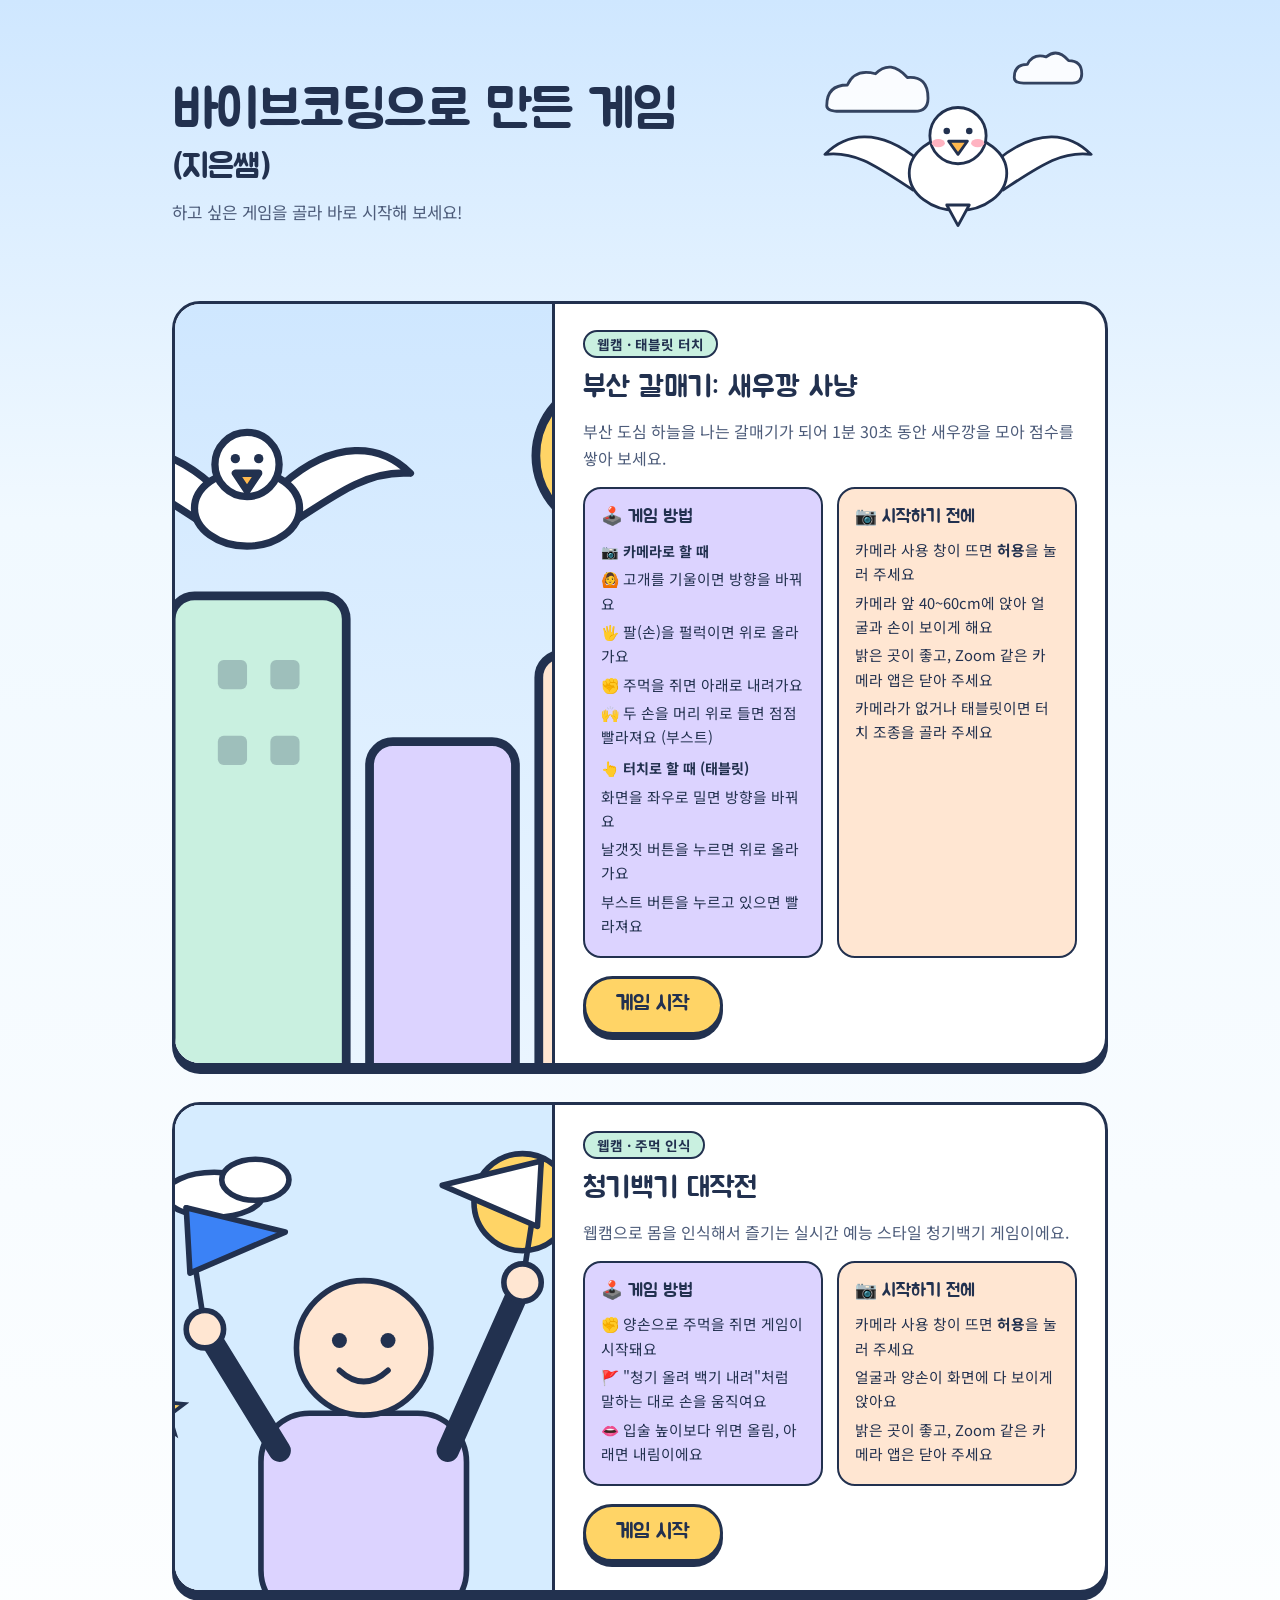
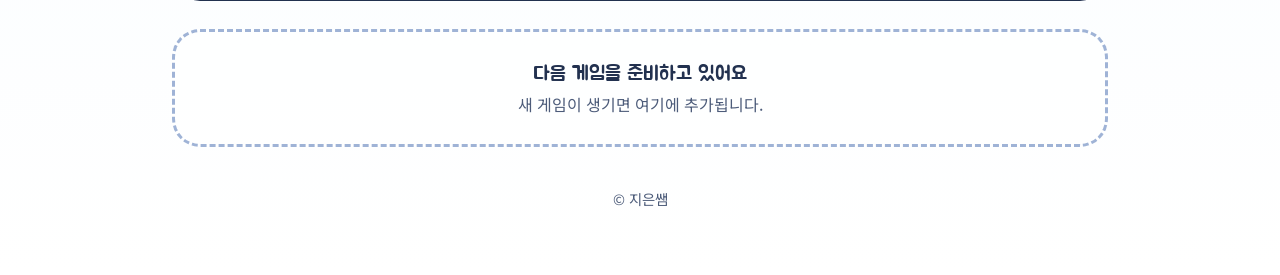
<file: index.html>
<!doctype html>
<html lang="ko">
<head>
<meta charset="UTF-8">
<meta name="viewport" content="width=device-width, initial-scale=1">
<title>바이브코딩으로 만든 게임 (지은쌤)</title>
<meta name="description" content="바이브코딩으로 만든 게임 모음. 하고 싶은 게임을 골라 바로 시작해 보세요.">
<link rel="preconnect" href="https://fonts.googleapis.com">
<link rel="preconnect" href="https://fonts.gstatic.com" crossorigin>
<link href="https://fonts.googleapis.com/css2?family=Jua&family=Noto+Sans+KR:wght@400;500;700&display=swap" rel="stylesheet">
<style>
  :root {
    --ink: #22314f;
    --sky: #cfe7ff;
    --sky-soft: #f1f9ff;
    --sun: #ffd466;
    --pink: #ffb3c1;
    --mint: #c9f0e0;
    --peach: #ffe6d2;
    --lilac: #dcd3ff;
    --muted: #4d5c7a;
  }
  * { box-sizing: border-box; }
  body {
    margin: 0;
    color: var(--ink);
    font-family: "Noto Sans KR", "Malgun Gothic", "Apple SD Gothic Neo", sans-serif;
    line-height: 1.65;
    background: linear-gradient(180deg, var(--sky) 0%, var(--sky-soft) 520px, #fff 100%) no-repeat;
    min-height: 100vh;
  }
  .wrap { max-width: 980px; margin: 0 auto; padding: 40px 22px 64px; }
  h1, h2, h3, .btn { font-family: "Jua", "Noto Sans KR", sans-serif; font-weight: 400; }

  /* 상단 소개 */
  .hero { display: flex; align-items: center; justify-content: space-between; gap: 24px; margin-bottom: 36px; }
  .hero h1 { margin: 0 0 12px; font-size: clamp(2.1rem, 6vw, 3.4rem); line-height: 1.2; letter-spacing: -0.01em; }
  .hero h1 small { display: block; font-size: .6em; margin-top: 4px; }
  .hero p { margin: 0; max-width: 24em; color: var(--muted); font-size: 1.05rem; }
  .hero-art { flex: 0 0 auto; width: min(300px, 38vw); }
  .hero-art svg { display: block; width: 100%; height: auto; overflow: visible; }
  .bird { animation: float 4s ease-in-out infinite; transform-origin: 50% 50%; }
  @keyframes float { 50% { transform: translateY(-10px); } }

  /* 게임 카드 */
  .card {
    display: grid;
    grid-template-columns: 0.9fr 1.3fr;
    background: #fff;
    border: 3px solid var(--ink);
    border-radius: 28px;
    box-shadow: 0 8px 0 var(--ink);
    overflow: hidden;
    margin-bottom: 36px;
  }
  .thumb { background: linear-gradient(var(--sky), #eaf5ff); border-right: 3px solid var(--ink); min-height: 260px; }
  .thumb svg { display: block; width: 100%; height: 100%; }
  .body { padding: 26px 28px 28px; display: flex; flex-direction: column; gap: 12px; }
  .tag {
    align-self: flex-start;
    background: var(--mint);
    border: 2px solid var(--ink);
    border-radius: 999px;
    padding: 1px 12px;
    font-size: .85rem;
    font-weight: 700;
  }
  .body h2 { margin: 0; font-size: 1.8rem; line-height: 1.25; }
  .body > p { margin: 0; color: var(--muted); }

  .tips { display: grid; grid-template-columns: 1fr 1fr; gap: 14px; margin: 4px 0 6px; }
  .tip { border-radius: 18px; padding: 14px 16px; border: 2px solid var(--ink); }
  .tip.how { background: var(--lilac); }
  .tip.check { background: var(--peach); }
  .tip h3 { margin: 0 0 6px; font-size: 1.1rem; }
  .tip .mode { margin: 8px 0 2px; font-size: .88rem; font-weight: 700; }
  .tip ul { margin: 0; padding-left: 0; list-style: none; font-size: .92rem; }
  .tip li { margin: 4px 0; }

  .btn {
    align-self: flex-start;
    display: inline-block;
    background: var(--sun);
    color: var(--ink);
    text-decoration: none;
    font-size: 1.3rem;
    padding: 8px 30px 10px;
    border: 3px solid var(--ink);
    border-radius: 999px;
    box-shadow: 0 5px 0 var(--ink);
    transition: transform .12s, box-shadow .12s;
  }
  .btn:hover { transform: translateY(3px); box-shadow: 0 2px 0 var(--ink); }
  .btn:focus-visible { outline: 3px solid #3b82f6; outline-offset: 4px; }

  /* 준비 중 카드 */
  .soon {
    border: 3px dashed #9fb3d6;
    border-radius: 28px;
    padding: 26px;
    text-align: center;
    color: var(--muted);
    background: rgba(255,255,255,.6);
  }
  .soon strong { display: block; font-family: "Jua", sans-serif; font-weight: 400; font-size: 1.25rem; color: var(--ink); }

  footer { margin-top: 40px; text-align: center; color: var(--muted); font-size: .9rem; }

  @media (max-width: 760px) {
    .hero { flex-direction: column-reverse; align-items: flex-start; }
    .hero-art { width: 200px; }
    .card { grid-template-columns: 1fr; }
    .thumb { border-right: 0; border-bottom: 3px solid var(--ink); min-height: 190px; }
    .tips { grid-template-columns: 1fr; }
  }
  @media (prefers-reduced-motion: reduce) { .bird { animation: none; } .btn { transition: none; } }
</style>
</head>
<body>
<div class="wrap">

  <header class="hero">
    <div>
      <h1>바이브코딩으로 만든 게임<small>(지은쌤)</small></h1>
      <p>하고 싶은 게임을 골라 바로 시작해 보세요!</p>
    </div>
    <div class="hero-art" aria-hidden="true">
      <svg viewBox="0 0 320 240">
        <g fill="#fff" stroke="#22314f" stroke-width="3" stroke-linejoin="round">
          <path d="M20 70q0-22 22-22q8-18 30-12q16-16 34 4q22-2 22 22q0 14-14 14H34q-14 0-14-6z" fill="#fff" opacity=".9"/>
          <path d="M220 40q0-14 14-14q6-12 20-8q12-10 24 4q14 0 14 14q0 10-10 10h-52q-10 0-10-6z" opacity=".9"/>
        </g>
        <g class="bird" stroke="#22314f" stroke-width="3" stroke-linejoin="round" stroke-linecap="round">
          <path d="M118 128C74 92 40 100 18 122c32-4 54 12 94 38z" fill="#fff"/>
          <path d="M202 128c44-36 78-28 100-6c-32-4-54 12-94 38z" fill="#fff"/>
          <ellipse cx="160" cy="142" rx="52" ry="40" fill="#fff"/>
          <path d="M148 176l12 22l12-22z" fill="#fff"/>
          <circle cx="160" cy="102" r="30" fill="#fff"/>
          <path d="M150 108h20l-10 14z" fill="#ffb84d"/>
          <circle cx="148" cy="97" r="3.5" fill="#22314f" stroke="none"/>
          <circle cx="172" cy="97" r="3.5" fill="#22314f" stroke="none"/>
          <ellipse cx="139" cy="110" rx="7" ry="4.5" fill="#ffb3c1" stroke="none"/>
          <ellipse cx="181" cy="110" rx="7" ry="4.5" fill="#ffb3c1" stroke="none"/>
        </g>
      </svg>
    </div>
  </header>

  <main>
    <!-- 새 게임을 추가할 때: 아래 <article class="card"> 전체를 복사해서 붙여넣고
         href(폴더 이름), 제목, 설명만 바꾸세요. -->
    <article class="card">
      <div class="thumb" aria-hidden="true">
        <svg viewBox="0 0 280 260" preserveAspectRatio="xMidYMax slice">
          <circle cx="225" cy="52" r="26" fill="#ffd466" stroke="#22314f" stroke-width="3"/>
          <g stroke="#22314f" stroke-width="3" stroke-linejoin="round">
            <rect x="14" y="140" width="52" height="130" rx="8" fill="#ffb3c1"/>
            <rect x="74" y="100" width="60" height="170" rx="8" fill="#c9f0e0"/>
            <rect x="142" y="150" width="50" height="120" rx="8" fill="#dcd3ff"/>
            <rect x="200" y="120" width="62" height="150" rx="8" fill="#ffe6d2"/>
          </g>
          <g fill="#22314f" opacity=".25">
            <rect x="28" y="160" width="10" height="10" rx="2"/><rect x="44" y="160" width="10" height="10" rx="2"/>
            <rect x="28" y="184" width="10" height="10" rx="2"/><rect x="44" y="184" width="10" height="10" rx="2"/>
            <rect x="90" y="122" width="10" height="10" rx="2"/><rect x="108" y="122" width="10" height="10" rx="2"/>
            <rect x="90" y="148" width="10" height="10" rx="2"/><rect x="108" y="148" width="10" height="10" rx="2"/>
            <rect x="216" y="142" width="10" height="10" rx="2"/><rect x="236" y="142" width="10" height="10" rx="2"/>
          </g>
          <g stroke="#22314f" stroke-width="2.5" stroke-linejoin="round" stroke-linecap="round">
            <path d="M88 62c-18-16-34-14-44-4c14-1 24 6 42 18z" fill="#fff"/>
            <path d="M112 62c18-16 34-14 44-4c-14-1-24 6-42 18z" fill="#fff"/>
            <ellipse cx="100" cy="70" rx="18" ry="13" fill="#fff"/>
            <circle cx="100" cy="55" r="11" fill="#fff"/>
            <path d="M96 58h8l-4 6z" fill="#ffb84d"/>
            <circle cx="96" cy="53" r="1.6" fill="#22314f" stroke="none"/>
            <circle cx="104" cy="53" r="1.6" fill="#22314f" stroke="none"/>
          </g>
        </svg>
      </div>

      <div class="body">
        <span class="tag">웹캠 · 태블릿 터치</span>
        <h2>부산 갈매기: 새우깡 사냥</h2>
        <p>부산 도심 하늘을 나는 갈매기가 되어 1분 30초 동안 새우깡을 모아 점수를 쌓아 보세요.</p>

        <div class="tips">
          <div class="tip how">
            <h3>🕹️ 게임 방법</h3>
            <p class="mode">📷 카메라로 할 때</p>
            <ul>
              <li>🙆 고개를 기울이면 방향을 바꿔요</li>
              <li>🖐️ 팔(손)을 펄럭이면 위로 올라가요</li>
              <li>✊ 주먹을 쥐면 아래로 내려가요</li>
              <li>🙌 두 손을 머리 위로 들면 점점 빨라져요 (부스트)</li>
            </ul>
            <p class="mode">👆 터치로 할 때 (태블릿)</p>
            <ul>
              <li>화면을 좌우로 밀면 방향을 바꿔요</li>
              <li>날갯짓 버튼을 누르면 위로 올라가요</li>
              <li>부스트 버튼을 누르고 있으면 빨라져요</li>
            </ul>
          </div>
          <div class="tip check">
            <h3>📷 시작하기 전에</h3>
            <ul>
              <li>카메라 사용 창이 뜨면 <strong>허용</strong>을 눌러 주세요</li>
              <li>카메라 앞 40~60cm에 앉아 얼굴과 손이 보이게 해요</li>
              <li>밝은 곳이 좋고, Zoom 같은 카메라 앱은 닫아 주세요</li>
              <li>카메라가 없거나 태블릿이면 터치 조종을 골라 주세요</li>
            </ul>
          </div>
        </div>

        <a class="btn" href="./galmaegi/" data-goatcounter-click="play-galmaegi" data-goatcounter-title="부산 갈매기 게임 시작">게임 시작</a>
      </div>
    </article>
    <article class="card">
           <div class="thumb" aria-hidden="true">
        <svg viewBox="0 0 280 260" preserveAspectRatio="xMidYMax slice">
          <rect width="280" height="260" fill="#d6ecff"/>
          <circle cx="225" cy="52" r="26" fill="#ffd466" stroke="#22314f" stroke-width="3"/>
          <g fill="#ffffff" stroke="#22314f" stroke-width="3" stroke-linejoin="round">
            <ellipse cx="60" cy="48" rx="26" ry="12"/>
            <ellipse cx="82" cy="40" rx="18" ry="11"/>
          </g>
          <g stroke="#22314f" stroke-width="3" stroke-linejoin="round" stroke-linecap="round">
            <rect x="85" y="165" width="110" height="110" rx="26" fill="#dcd3ff"/>
            <path d="M95 185 L55 120" fill="none" stroke-width="12"/>
            <path d="M185 185 L225 95" fill="none" stroke-width="12"/>
            <line x1="55" y1="120" x2="45" y2="55"/>
            <path d="M45 55 L98 68 L47 90 Z" fill="#3b82f6"/>
            <line x1="225" y1="95" x2="235" y2="30"/>
            <path d="M235 30 L182 43 L233 65 Z" fill="#ffffff"/>
            <circle cx="140" cy="130" r="36" fill="#ffe6d2"/>
          </g>
          <circle cx="127" cy="126" r="4" fill="#22314f"/>
          <circle cx="153" cy="126" r="4" fill="#22314f"/>
          <path d="M127 142 Q140 154 153 142" fill="none" stroke="#22314f" stroke-width="3" stroke-linecap="round"/>
          <g fill="#ffe6d2" stroke="#22314f" stroke-width="3">
            <circle cx="55" cy="120" r="10"/>
            <circle cx="225" cy="95" r="10"/>
          </g>
          <path d="M30 150 l4 9 10 1 -8 6 3 10 -9 -6 -9 6 3 -10 -8 -6 10 -1z" fill="#ffd466" stroke="#22314f" stroke-width="2"/>
        </svg>
      </div>
      <div class="body">
        <span class="tag">웹캠 · 주먹 인식</span>
        <h2>청기백기 대작전</h2>
        <p>웹캠으로 몸을 인식해서 즐기는 실시간 예능 스타일 청기백기 게임이에요.</p>

        <div class="tips">
          <div class="tip how">
            <h3>🕹️ 게임 방법</h3>
            <ul>
              <li>✊ 양손으로 주먹을 쥐면 게임이 시작돼요</li>
              <li>🚩 "청기 올려 백기 내려"처럼 말하는 대로 손을 움직여요</li>
              <li>👄 입술 높이보다 위면 올림, 아래면 내림이에요</li>
            </ul>
          </div>
          <div class="tip check">
            <h3>📷 시작하기 전에</h3>
            <ul>
              <li>카메라 사용 창이 뜨면 <strong>허용</strong>을 눌러 주세요</li>
              <li>얼굴과 양손이 화면에 다 보이게 앉아요</li>
              <li>밝은 곳이 좋고, Zoom 같은 카메라 앱은 닫아 주세요</li>
            </ul>
          </div>
        </div>

        <a class="btn" href="./4/" data-goatcounter-click="play-cheonggi" data-goatcounter-title="청기백기 대작전 게임 시작">게임 시작</a>
      </div>
    </article>
    <div class="soon">
      <strong>다음 게임을 준비하고 있어요</strong>
      새 게임이 생기면 여기에 추가됩니다.
    </div>
  </main>

  <footer>© 지은쌤</footer>
</div>
</body>
</html>
</file>
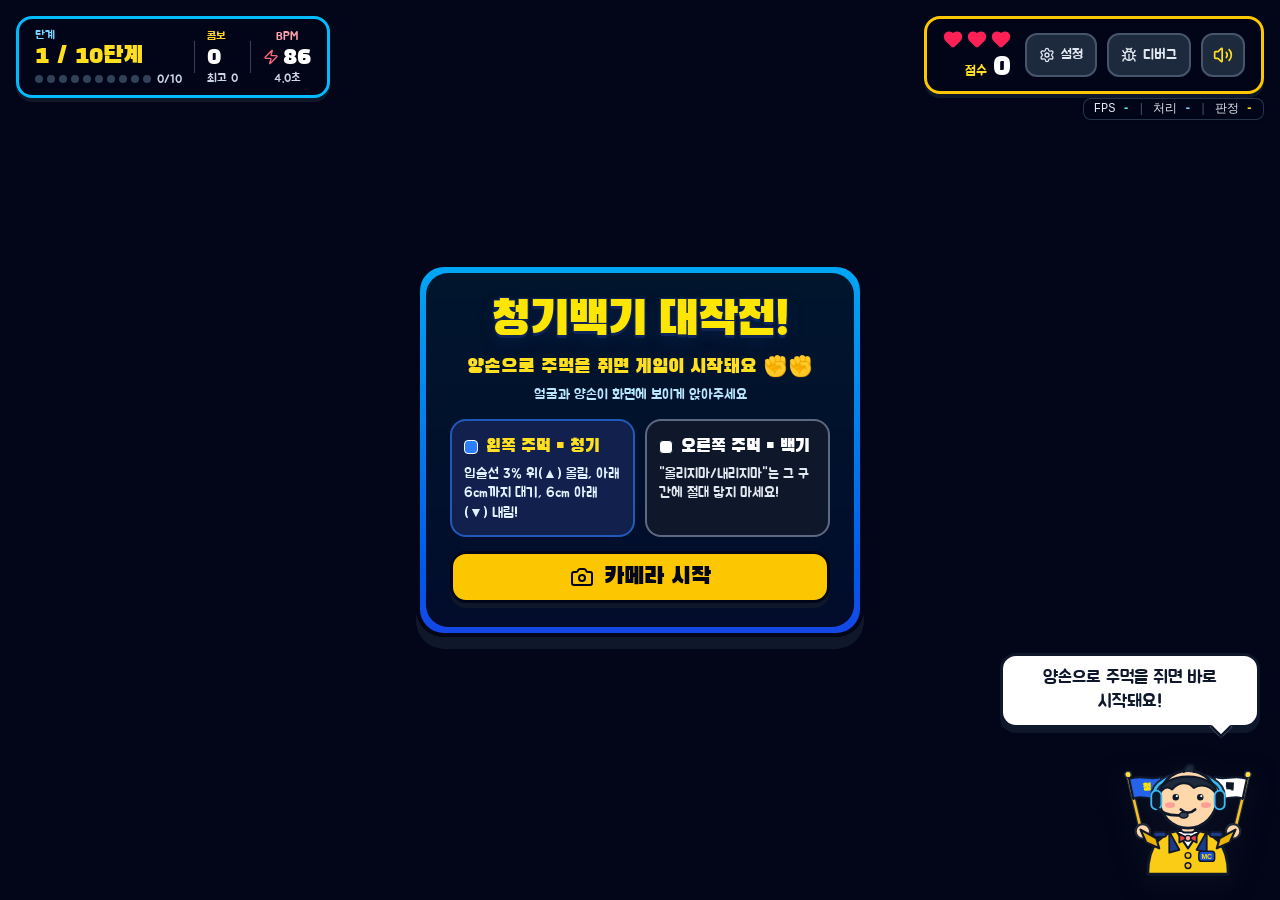
<file: 4/index.html>
<!doctype html>
<html lang="ko">
  <head>
    <meta charset="UTF-8" />
    <meta name="viewport" content="width=device-width, initial-scale=1.0, maximum-scale=1.0, user-scalable=no" />
    <title>청기백기 대작전 - 웹캠 포즈 게임</title>
    <meta name="description" content="웹캠으로 몸을 인식해서 즐기는 실시간 예능 스타일 청기백기 게임!" />
    <meta property="og:title" content="청기백기 대작전 - 웹캠 포즈 게임" />
    <meta property="og:description" content="웹캠으로 몸을 인식해서 즐기는 실시간 예능 스타일 청기백기 게임!" />
    <meta property="og:type" content="website" />
    <meta name="twitter:card" content="summary_large_image" />
    <link rel="preconnect" href="https://fonts.googleapis.com" />
    <link rel="preconnect" href="https://fonts.gstatic.com" crossorigin />
    <link
      href="https://fonts.googleapis.com/css2?family=Black+Han+Sans&family=Jua&display=swap"
      rel="stylesheet"
    />
    <script type="module" crossorigin src="./assets/index-CQ0f2p3v.js"></script>
    <link rel="stylesheet" crossorigin href="./assets/index-C-eOA3To.css">
  </head>
  <body class="bg-slate-950 text-white antialiased overflow-hidden">
    <div id="root"></div>
  </body>
</html>
</file>
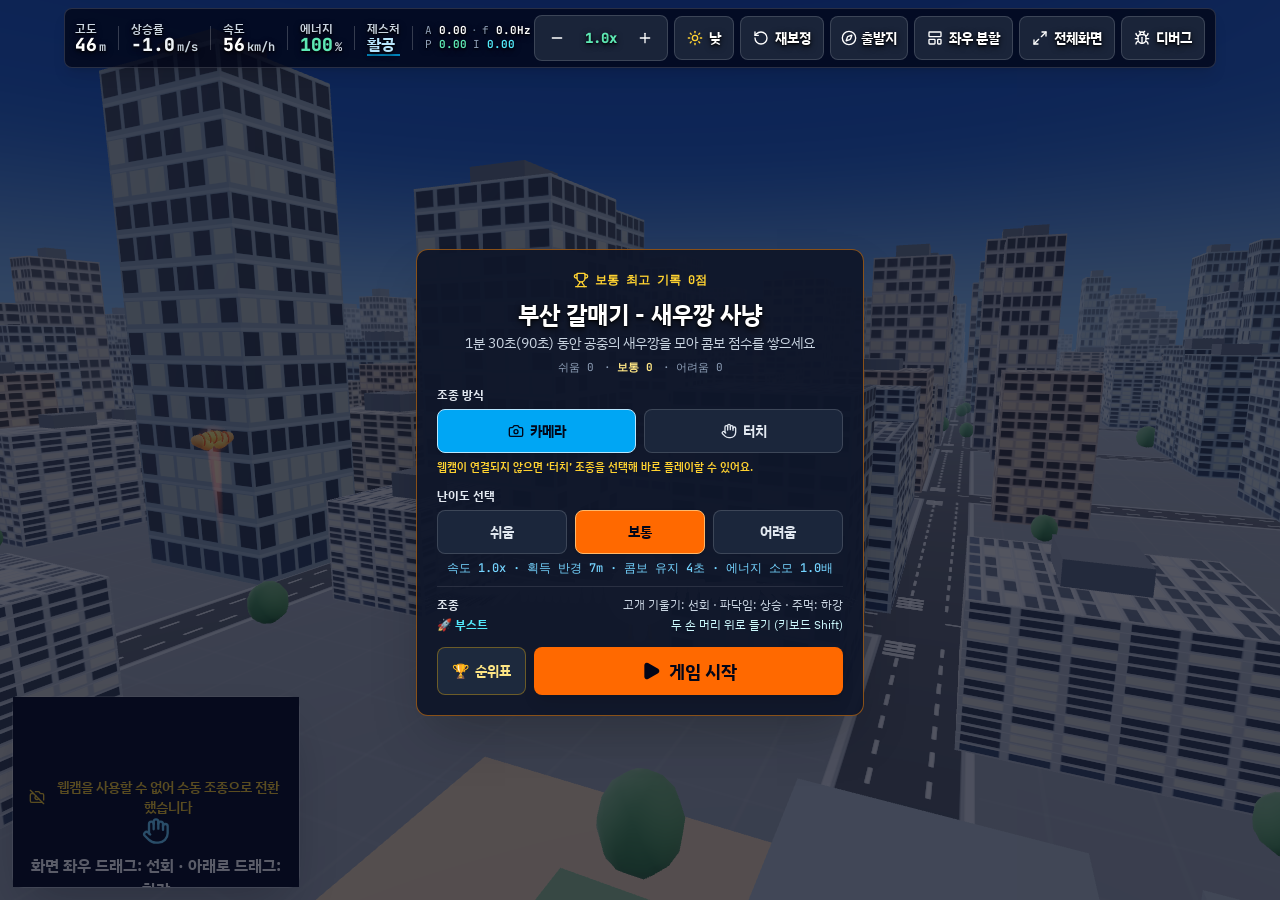
<file: galmaegi/index.html>
<!doctype html>
<html lang="ko">
  <head>
    <meta charset="UTF-8" />
    <meta name="viewport" content="width=device-width, initial-scale=1.0, maximum-scale=1.0, user-scalable=no, viewport-fit=cover" />
    <meta name="apple-mobile-web-app-capable" content="yes" />
    <meta name="apple-mobile-web-app-status-bar-style" content="black-translucent" />
    <meta name="mobile-web-app-capable" content="yes" />
    <title>부산 갈매기 — 3D 도시 비행 게임</title>
    <meta name="description" content="웹캠 얼굴·손 동작으로 도시 상공을 나는 3D 갈매기 비행 게임" />
    <meta property="og:title" content="부산 갈매기" />
    <meta property="og:description" content="웹캠 얼굴·손 동작으로 도시 상공을 나는 3D 갈매기 비행 게임" />
    <meta property="og:type" content="website" />
    <meta name="twitter:card" content="summary_large_image" />
    <link rel="preconnect" href="https://fonts.googleapis.com" />
    <link rel="preconnect" href="https://fonts.gstatic.com" crossorigin />
    <link
      href="https://fonts.googleapis.com/css2?family=IBM+Plex+Sans+KR:wght@400;500;600;700&family=JetBrains+Mono:wght@500;700&family=Outfit:wght@600;700;800&display=swap"
      rel="stylesheet"
    />
    <script type="module" crossorigin src="./assets/index-CzRSuj7q.js"></script>
    <link rel="stylesheet" crossorigin href="./assets/index-8wJrK0Za.css">
  </head>
  <body class="bg-slate-950 text-white antialiased overflow-hidden select-none touch-none overscroll-none">
    <div id="root"></div>
  </body>
</html>
</file>
<file: 4/assets/index-C-eOA3To.css>
/*! tailwindcss v4.3.5 | MIT License | https://tailwindcss.com */
@layer properties{@supports (((-webkit-hyphens:none)) and (not (margin-trim:block))) or ((-moz-orient:inline) and (not (color:rgb(from red r g b)))){*,:before,:after,::backdrop{--tw-scale-x:1;--tw-scale-y:1;--tw-scale-z:1;--tw-rotate-x:initial;--tw-rotate-y:initial;--tw-rotate-z:initial;--tw-skew-x:initial;--tw-skew-y:initial;--tw-space-y-reverse:0;--tw-border-style:solid;--tw-gradient-position:initial;--tw-gradient-from:#0000;--tw-gradient-via:#0000;--tw-gradient-to:#0000;--tw-gradient-stops:initial;--tw-gradient-via-stops:initial;--tw-gradient-from-position:0%;--tw-gradient-via-position:50%;--tw-gradient-to-position:100%;--tw-leading:initial;--tw-font-weight:initial;--tw-tracking:initial;--tw-ordinal:initial;--tw-slashed-zero:initial;--tw-numeric-figure:initial;--tw-numeric-spacing:initial;--tw-numeric-fraction:initial;--tw-shadow:0 0 #0000;--tw-shadow-color:initial;--tw-shadow-alpha:100%;--tw-inset-shadow:0 0 #0000;--tw-inset-shadow-color:initial;--tw-inset-shadow-alpha:100%;--tw-ring-color:initial;--tw-ring-shadow:0 0 #0000;--tw-inset-ring-color:initial;--tw-inset-ring-shadow:0 0 #0000;--tw-ring-inset:initial;--tw-ring-offset-width:0px;--tw-ring-offset-color:#fff;--tw-ring-offset-shadow:0 0 #0000;--tw-blur:initial;--tw-brightness:initial;--tw-contrast:initial;--tw-grayscale:initial;--tw-hue-rotate:initial;--tw-invert:initial;--tw-opacity:initial;--tw-saturate:initial;--tw-sepia:initial;--tw-drop-shadow:initial;--tw-drop-shadow-color:initial;--tw-drop-shadow-alpha:100%;--tw-drop-shadow-size:initial;--tw-backdrop-blur:initial;--tw-backdrop-brightness:initial;--tw-backdrop-contrast:initial;--tw-backdrop-grayscale:initial;--tw-backdrop-hue-rotate:initial;--tw-backdrop-invert:initial;--tw-backdrop-opacity:initial;--tw-backdrop-saturate:initial;--tw-backdrop-sepia:initial;--tw-duration:initial;--tw-translate-x:0;--tw-translate-y:0;--tw-translate-z:0}}}@layer theme{:root,:host{--font-sans:-apple-system, BlinkMacSystemFont, "Segoe UI", Roboto, "Helvetica Neue", "Noto Sans", Arial, sans-serif, "Apple Color Emoji", "Segoe UI Emoji", "Segoe UI Symbol", "Noto Color Emoji";--font-mono:ui-monospace, SFMono-Regular, Menlo, Monaco, Consolas, "Liberation Mono", "Courier New", monospace;--color-red-500:oklch(63.7% .237 25.331);--color-orange-400:oklch(75% .183 55.934);--color-orange-500:oklch(70.5% .213 47.604);--color-amber-200:oklch(92.4% .12 95.746);--color-amber-300:oklch(87.9% .169 91.605);--color-amber-400:oklch(82.8% .189 84.429);--color-amber-500:oklch(76.9% .188 70.08);--color-amber-950:oklch(27.9% .077 45.635);--color-yellow-300:oklch(90.5% .182 98.111);--color-yellow-400:oklch(85.2% .199 91.936);--color-lime-400:oklch(84.1% .238 128.85);--color-emerald-300:oklch(84.5% .143 164.978);--color-emerald-400:oklch(76.5% .177 163.223);--color-emerald-500:oklch(69.6% .17 162.48);--color-emerald-950:oklch(26.2% .051 172.552);--color-teal-200:oklch(91% .096 180.426);--color-teal-300:oklch(85.5% .138 181.071);--color-cyan-300:oklch(86.5% .127 207.078);--color-sky-100:oklch(95.1% .026 236.824);--color-sky-200:oklch(90.1% .058 230.902);--color-sky-300:oklch(82.8% .111 230.318);--color-sky-400:oklch(74.6% .16 232.661);--color-sky-500:oklch(68.5% .169 237.323);--color-sky-950:oklch(29.3% .066 243.157);--color-blue-400:oklch(70.7% .165 254.624);--color-blue-500:oklch(62.3% .214 259.815);--color-blue-600:oklch(54.6% .245 262.881);--color-blue-700:oklch(48.8% .243 264.376);--color-blue-950:oklch(28.2% .091 267.935);--color-rose-100:oklch(94.1% .03 12.58);--color-rose-200:oklch(89.2% .058 10.001);--color-rose-300:oklch(81% .117 11.638);--color-rose-400:oklch(71.2% .194 13.428);--color-rose-500:oklch(64.5% .246 16.439);--color-rose-600:oklch(58.6% .253 17.585);--color-rose-700:oklch(51.4% .222 16.935);--color-rose-800:oklch(45.5% .188 13.697);--color-rose-950:oklch(27.1% .105 12.094);--color-slate-100:oklch(96.8% .007 247.896);--color-slate-200:oklch(92.9% .013 255.508);--color-slate-300:oklch(86.9% .022 252.894);--color-slate-400:oklch(70.4% .04 256.788);--color-slate-600:oklch(44.6% .043 257.281);--color-slate-700:oklch(37.2% .044 257.287);--color-slate-800:oklch(27.9% .041 260.031);--color-slate-900:oklch(20.8% .042 265.755);--color-slate-950:oklch(12.9% .042 264.695);--color-white:#fff;--spacing:.25rem;--container-sm:24rem;--container-md:28rem;--text-xs:.75rem;--text-xs--line-height:calc(1 / .75);--text-sm:.875rem;--text-sm--line-height:calc(1.25 / .875);--text-base:1rem;--text-base--line-height:calc(1.5 / 1);--text-lg:1.125rem;--text-lg--line-height:calc(1.75 / 1.125);--text-xl:1.25rem;--text-xl--line-height:calc(1.75 / 1.25);--text-2xl:1.5rem;--text-2xl--line-height:calc(2 / 1.5);--text-3xl:1.875rem;--text-3xl--line-height:calc(2.25 / 1.875);--text-4xl:2.25rem;--text-4xl--line-height:calc(2.5 / 2.25);--text-5xl:3rem;--text-5xl--line-height:1;--text-6xl:3.75rem;--text-6xl--line-height:1;--text-7xl:4.5rem;--text-7xl--line-height:1;--text-8xl:6rem;--text-8xl--line-height:1;--font-weight-bold:700;--tracking-tight:-.025em;--tracking-wide:.025em;--leading-tight:1.25;--leading-snug:1.375;--radius-lg:.5rem;--radius-xl:.75rem;--radius-2xl:1rem;--radius-3xl:1.5rem;--animate-pulse:pulse 2s cubic-bezier(.4, 0, .6, 1) infinite;--blur-sm:8px;--blur-md:12px;--default-transition-duration:.15s;--default-transition-timing-function:cubic-bezier(.4, 0, .2, 1);--default-font-family:var(--font-sans);--default-mono-font-family:var(--font-mono)}}@layer base{*,:after,:before,::backdrop{box-sizing:border-box;border:0 solid;margin:0;padding:0}::file-selector-button{box-sizing:border-box;border:0 solid;margin:0;padding:0}html,:host{-webkit-text-size-adjust:100%;tab-size:4;line-height:1.5;font-family:var(--default-font-family,-apple-system, BlinkMacSystemFont, "Segoe UI", Roboto, "Helvetica Neue", "Noto Sans", Arial, sans-serif, "Apple Color Emoji", "Segoe UI Emoji", "Segoe UI Symbol", "Noto Color Emoji");font-feature-settings:var(--default-font-feature-settings,normal);font-variation-settings:var(--default-font-variation-settings,normal);-webkit-tap-highlight-color:transparent}hr{height:0;color:inherit;border-top-width:1px}abbr:where([title]){-webkit-text-decoration:underline dotted;text-decoration:underline dotted}h1,h2,h3,h4,h5,h6{font-size:inherit;font-weight:inherit}a{color:inherit;-webkit-text-decoration:inherit;-webkit-text-decoration:inherit;-webkit-text-decoration:inherit;-webkit-text-decoration:inherit;text-decoration:inherit}b,strong{font-weight:bolder}code,kbd,samp,pre{font-family:var(--default-mono-font-family,ui-monospace, SFMono-Regular, Menlo, Monaco, Consolas, "Liberation Mono", "Courier New", monospace);font-feature-settings:var(--default-mono-font-feature-settings,normal);font-variation-settings:var(--default-mono-font-variation-settings,normal);font-size:1em}small{font-size:80%}sub,sup{vertical-align:baseline;font-size:75%;line-height:0;position:relative}sub{bottom:-.25em}sup{top:-.5em}table{text-indent:0;border-color:inherit;border-collapse:collapse}:-moz-focusring:where(:not(iframe)){outline:auto}progress{vertical-align:baseline}summary{display:list-item}ol,ul,menu{list-style:none}img,svg,video,canvas,audio,iframe,embed,object{vertical-align:middle;display:block}img,video{max-width:100%;height:auto}button,input,select,optgroup,textarea{font:inherit;font-feature-settings:inherit;font-variation-settings:inherit;letter-spacing:inherit;color:inherit;opacity:1;background-color:#0000;border-radius:0}::file-selector-button{font:inherit;font-feature-settings:inherit;font-variation-settings:inherit;letter-spacing:inherit;color:inherit;opacity:1;background-color:#0000;border-radius:0}:where(select:is([multiple],[size])) optgroup{font-weight:bolder}:where(select:is([multiple],[size])) optgroup option{padding-inline-start:20px}::file-selector-button{margin-inline-end:4px}::placeholder{opacity:1}@supports (not ((-webkit-appearance:-apple-pay-button))) or (contain-intrinsic-size:1px){::placeholder{color:currentColor}@supports (color:color-mix(in lab, red, red)){::placeholder{color:color-mix(in oklab, currentcolor 50%, transparent)}}}textarea{resize:vertical}::-webkit-search-decoration{-webkit-appearance:none}::-webkit-date-and-time-value{min-height:1lh;text-align:inherit}::-webkit-datetime-edit{display:inline-flex}::-webkit-datetime-edit-fields-wrapper{padding:0}::-webkit-datetime-edit{padding-block:0}::-webkit-datetime-edit-year-field{padding-block:0}::-webkit-datetime-edit-month-field{padding-block:0}::-webkit-datetime-edit-day-field{padding-block:0}::-webkit-datetime-edit-hour-field{padding-block:0}::-webkit-datetime-edit-minute-field{padding-block:0}::-webkit-datetime-edit-second-field{padding-block:0}::-webkit-datetime-edit-millisecond-field{padding-block:0}::-webkit-datetime-edit-meridiem-field{padding-block:0}::-webkit-calendar-picker-indicator{line-height:1}:-moz-ui-invalid{box-shadow:none}button,input:where([type=button],[type=reset],[type=submit]){appearance:button}::file-selector-button{appearance:button}::-webkit-inner-spin-button{height:auto}::-webkit-outer-spin-button{height:auto}[hidden]:where(:not([hidden=until-found])){display:none!important}body{touch-action:manipulation;margin:0;padding:0;font-family:Jua,-apple-system,BlinkMacSystemFont,sans-serif;overflow:hidden}}@layer components;@layer utilities{.pointer-events-auto{pointer-events:auto}.pointer-events-none{pointer-events:none}.absolute{position:absolute}.relative{position:relative}.inset-0{inset:0}.inset-x-0{inset-inline:0}.top-0{top:0}.top-24{top:calc(var(--spacing) * 24)}.top-36{top:calc(var(--spacing) * 36)}.top-44{top:calc(var(--spacing) * 44)}.top-\[25rem\]{top:25rem}.right-2{right:calc(var(--spacing) * 2)}.right-3{right:calc(var(--spacing) * 3)}.right-7{right:calc(var(--spacing) * 7)}.-bottom-2\.5{bottom:calc(var(--spacing) * -2.5)}.bottom-2{bottom:calc(var(--spacing) * 2)}.z-20{z-index:20}.z-30{z-index:30}.z-40{z-index:40}.z-50{z-index:50}.mx-auto{margin-inline:auto}.my-1{margin-block:var(--spacing)}.my-1\.5{margin-block:calc(var(--spacing) * 1.5)}.mt-0\.5{margin-top:calc(var(--spacing) * .5)}.mt-1{margin-top:var(--spacing)}.mt-2{margin-top:calc(var(--spacing) * 2)}.mr-0\.5{margin-right:calc(var(--spacing) * .5)}.mb-0\.5{margin-bottom:calc(var(--spacing) * .5)}.mb-1{margin-bottom:var(--spacing)}.mb-1\.5{margin-bottom:calc(var(--spacing) * 1.5)}.mb-2{margin-bottom:calc(var(--spacing) * 2)}.mb-3{margin-bottom:calc(var(--spacing) * 3)}.ml-0\.5{margin-left:calc(var(--spacing) * .5)}.block{display:block}.flex{display:flex}.grid{display:grid}.hidden{display:none}.inline-block{display:inline-block}.inline-flex{display:inline-flex}.h-1\.5{height:calc(var(--spacing) * 1.5)}.h-3{height:calc(var(--spacing) * 3)}.h-3\.5{height:calc(var(--spacing) * 3.5)}.h-4{height:calc(var(--spacing) * 4)}.h-5{height:calc(var(--spacing) * 5)}.h-6{height:calc(var(--spacing) * 6)}.h-7{height:calc(var(--spacing) * 7)}.h-8{height:calc(var(--spacing) * 8)}.h-9{height:calc(var(--spacing) * 9)}.h-14{height:calc(var(--spacing) * 14)}.h-16{height:calc(var(--spacing) * 16)}.h-24{height:calc(var(--spacing) * 24)}.h-dvh{height:100dvh}.h-full{height:100%}.h-px{height:1px}.max-h-60{max-height:calc(var(--spacing) * 60)}.max-h-\[68vh\]{max-height:68vh}.min-h-\[40px\]{min-height:40px}.min-h-\[42px\]{min-height:42px}.min-h-\[46px\]{min-height:46px}.min-h-\[48px\]{min-height:48px}.min-h-\[52px\]{min-height:52px}.min-h-\[54px\]{min-height:54px}.w-1\.5{width:calc(var(--spacing) * 1.5)}.w-3\.5{width:calc(var(--spacing) * 3.5)}.w-4{width:calc(var(--spacing) * 4)}.w-5{width:calc(var(--spacing) * 5)}.w-6{width:calc(var(--spacing) * 6)}.w-7{width:calc(var(--spacing) * 7)}.w-8{width:calc(var(--spacing) * 8)}.w-9{width:calc(var(--spacing) * 9)}.w-14{width:calc(var(--spacing) * 14)}.w-16{width:calc(var(--spacing) * 16)}.w-24{width:calc(var(--spacing) * 24)}.w-80{width:calc(var(--spacing) * 80)}.w-\[88\%\]{width:88%}.w-\[min\(92vw\,420px\)\]{width:min(92vw,420px)}.w-full{width:100%}.w-px{width:1px}.w-screen{width:100vw}.max-w-\[180px\]{max-width:180px}.max-w-\[440px\]{max-width:440px}.max-w-\[640px\]{max-width:640px}.max-w-\[1440px\]{max-width:1440px}.max-w-md{max-width:var(--container-md)}.max-w-sm{max-width:var(--container-sm)}.min-w-\[40px\]{min-width:40px}.min-w-\[54px\]{min-width:54px}.flex-1{flex:1}.shrink-0{flex-shrink:0}.scale-90{--tw-scale-x:90%;--tw-scale-y:90%;--tw-scale-z:90%;scale:var(--tw-scale-x) var(--tw-scale-y)}.scale-100{--tw-scale-x:100%;--tw-scale-y:100%;--tw-scale-z:100%;scale:var(--tw-scale-x) var(--tw-scale-y)}.scale-125{--tw-scale-x:125%;--tw-scale-y:125%;--tw-scale-z:125%;scale:var(--tw-scale-x) var(--tw-scale-y)}.-scale-x-100{--tw-scale-x:calc(100% * -1);scale:var(--tw-scale-x) var(--tw-scale-y)}.-rotate-90{rotate:-90deg}.rotate-45{rotate:45deg}.transform{transform:var(--tw-rotate-x, ) var(--tw-rotate-y, ) var(--tw-rotate-z, ) var(--tw-skew-x, ) var(--tw-skew-y, )}.animate-pulse{animation:var(--animate-pulse)}.cursor-pointer{cursor:pointer}.grid-cols-2{grid-template-columns:repeat(2,minmax(0,1fr))}.grid-cols-3{grid-template-columns:repeat(3,minmax(0,1fr))}.flex-col{flex-direction:column}.flex-wrap{flex-wrap:wrap}.items-baseline{align-items:baseline}.items-center{align-items:center}.items-end{align-items:flex-end}.items-start{align-items:flex-start}.justify-between{justify-content:space-between}.justify-center{justify-content:center}.gap-0\.5{gap:calc(var(--spacing) * .5)}.gap-1{gap:var(--spacing)}.gap-1\.5{gap:calc(var(--spacing) * 1.5)}.gap-2{gap:calc(var(--spacing) * 2)}.gap-2\.5{gap:calc(var(--spacing) * 2.5)}.gap-3{gap:calc(var(--spacing) * 3)}.gap-3\.5{gap:calc(var(--spacing) * 3.5)}.gap-4{gap:calc(var(--spacing) * 4)}:where(.space-y-0\.5>:not(:last-child)){--tw-space-y-reverse:0;margin-block-start:calc(calc(var(--spacing) * .5) * var(--tw-space-y-reverse));margin-block-end:calc(calc(var(--spacing) * .5) * calc(1 - var(--tw-space-y-reverse)))}:where(.space-y-1>:not(:last-child)){--tw-space-y-reverse:0;margin-block-start:calc(var(--spacing) * var(--tw-space-y-reverse));margin-block-end:calc(var(--spacing) * calc(1 - var(--tw-space-y-reverse)))}:where(.space-y-1\.5>:not(:last-child)){--tw-space-y-reverse:0;margin-block-start:calc(calc(var(--spacing) * 1.5) * var(--tw-space-y-reverse));margin-block-end:calc(calc(var(--spacing) * 1.5) * calc(1 - var(--tw-space-y-reverse)))}:where(.space-y-3>:not(:last-child)){--tw-space-y-reverse:0;margin-block-start:calc(calc(var(--spacing) * 3) * var(--tw-space-y-reverse));margin-block-end:calc(calc(var(--spacing) * 3) * calc(1 - var(--tw-space-y-reverse)))}.truncate{text-overflow:ellipsis;white-space:nowrap;overflow:hidden}.overflow-hidden{overflow:hidden}.overflow-visible{overflow:visible}.overflow-y-auto{overflow-y:auto}.rounded{border-radius:.25rem}.rounded-2xl{border-radius:var(--radius-2xl)}.rounded-3xl{border-radius:var(--radius-3xl)}.rounded-\[22px\]{border-radius:22px}.rounded-\[28px\]{border-radius:28px}.rounded-full{border-radius:2147483647px}.rounded-lg{border-radius:var(--radius-lg)}.rounded-xl{border-radius:var(--radius-xl)}.border{border-style:var(--tw-border-style);border-width:1px}.border-2{border-style:var(--tw-border-style);border-width:2px}.border-\[3px\]{border-style:var(--tw-border-style);border-width:3px}.border-\[4px\]{border-style:var(--tw-border-style);border-width:4px}.border-r-\[3px\]{border-right-style:var(--tw-border-style);border-right-width:3px}.border-b-\[3px\]{border-bottom-style:var(--tw-border-style);border-bottom-width:3px}.border-amber-400{border-color:var(--color-amber-400)}.border-amber-500{border-color:var(--color-amber-500)}.border-blue-500\/60{border-color:#3080ff99}@supports (color:color-mix(in lab, red, red)){.border-blue-500\/60{border-color:color-mix(in oklab, var(--color-blue-500) 60%, transparent)}}.border-emerald-400{border-color:var(--color-emerald-400)}.border-emerald-400\/60{border-color:#00d29499}@supports (color:color-mix(in lab, red, red)){.border-emerald-400\/60{border-color:color-mix(in oklab, var(--color-emerald-400) 60%, transparent)}}.border-emerald-500{border-color:var(--color-emerald-500)}.border-emerald-500\/50{border-color:#00bb7f80}@supports (color:color-mix(in lab, red, red)){.border-emerald-500\/50{border-color:color-mix(in oklab, var(--color-emerald-500) 50%, transparent)}}.border-emerald-500\/60{border-color:#00bb7f99}@supports (color:color-mix(in lab, red, red)){.border-emerald-500\/60{border-color:color-mix(in oklab, var(--color-emerald-500) 60%, transparent)}}.border-rose-400{border-color:var(--color-rose-400)}.border-rose-500{border-color:var(--color-rose-500)}.border-rose-500\/60{border-color:#ff235799}@supports (color:color-mix(in lab, red, red)){.border-rose-500\/60{border-color:color-mix(in oklab, var(--color-rose-500) 60%, transparent)}}.border-rose-500\/80{border-color:#ff2357cc}@supports (color:color-mix(in lab, red, red)){.border-rose-500\/80{border-color:color-mix(in oklab, var(--color-rose-500) 80%, transparent)}}.border-rose-600{border-color:var(--color-rose-600)}.border-sky-400{border-color:var(--color-sky-400)}.border-sky-400\/70{border-color:#00bcfeb3}@supports (color:color-mix(in lab, red, red)){.border-sky-400\/70{border-color:color-mix(in oklab, var(--color-sky-400) 70%, transparent)}}.border-sky-400\/80{border-color:#00bcfecc}@supports (color:color-mix(in lab, red, red)){.border-sky-400\/80{border-color:color-mix(in oklab, var(--color-sky-400) 80%, transparent)}}.border-slate-400\/60{border-color:#90a1b999}@supports (color:color-mix(in lab, red, red)){.border-slate-400\/60{border-color:color-mix(in oklab, var(--color-slate-400) 60%, transparent)}}.border-slate-600{border-color:var(--color-slate-600)}.border-slate-700{border-color:var(--color-slate-700)}.border-slate-700\/80{border-color:#314158cc}@supports (color:color-mix(in lab, red, red)){.border-slate-700\/80{border-color:color-mix(in oklab, var(--color-slate-700) 80%, transparent)}}.border-slate-800{border-color:var(--color-slate-800)}.border-slate-900{border-color:var(--color-slate-900)}.border-slate-950{border-color:var(--color-slate-950)}.border-white{border-color:var(--color-white)}.border-yellow-400{border-color:var(--color-yellow-400)}.border-yellow-400\/70{border-color:#fac800b3}@supports (color:color-mix(in lab, red, red)){.border-yellow-400\/70{border-color:color-mix(in oklab, var(--color-yellow-400) 70%, transparent)}}.bg-amber-400{background-color:var(--color-amber-400)}.bg-amber-950\/90{background-color:#461901e6}@supports (color:color-mix(in lab, red, red)){.bg-amber-950\/90{background-color:color-mix(in oklab, var(--color-amber-950) 90%, transparent)}}.bg-blue-500{background-color:var(--color-blue-500)}.bg-blue-600{background-color:var(--color-blue-600)}.bg-blue-950\/80{background-color:#162456cc}@supports (color:color-mix(in lab, red, red)){.bg-blue-950\/80{background-color:color-mix(in oklab, var(--color-blue-950) 80%, transparent)}}.bg-emerald-400{background-color:var(--color-emerald-400)}.bg-emerald-500{background-color:var(--color-emerald-500)}.bg-emerald-500\/20{background-color:#00bb7f33}@supports (color:color-mix(in lab, red, red)){.bg-emerald-500\/20{background-color:color-mix(in oklab, var(--color-emerald-500) 20%, transparent)}}.bg-emerald-950\/50{background-color:#002c2280}@supports (color:color-mix(in lab, red, red)){.bg-emerald-950\/50{background-color:color-mix(in oklab, var(--color-emerald-950) 50%, transparent)}}.bg-emerald-950\/90{background-color:#002c22e6}@supports (color:color-mix(in lab, red, red)){.bg-emerald-950\/90{background-color:color-mix(in oklab, var(--color-emerald-950) 90%, transparent)}}.bg-rose-500{background-color:var(--color-rose-500)}.bg-rose-600{background-color:var(--color-rose-600)}.bg-rose-950\/55{background-color:#4d02188c}@supports (color:color-mix(in lab, red, red)){.bg-rose-950\/55{background-color:color-mix(in oklab, var(--color-rose-950) 55%, transparent)}}.bg-rose-950\/90{background-color:#4d0218e6}@supports (color:color-mix(in lab, red, red)){.bg-rose-950\/90{background-color:color-mix(in oklab, var(--color-rose-950) 90%, transparent)}}.bg-rose-950\/95{background-color:#4d0218f2}@supports (color:color-mix(in lab, red, red)){.bg-rose-950\/95{background-color:color-mix(in oklab, var(--color-rose-950) 95%, transparent)}}.bg-sky-950\/90{background-color:#052f4ae6}@supports (color:color-mix(in lab, red, red)){.bg-sky-950\/90{background-color:color-mix(in oklab, var(--color-sky-950) 90%, transparent)}}.bg-slate-700{background-color:var(--color-slate-700)}.bg-slate-800{background-color:var(--color-slate-800)}.bg-slate-900{background-color:var(--color-slate-900)}.bg-slate-900\/80{background-color:#0f172bcc}@supports (color:color-mix(in lab, red, red)){.bg-slate-900\/80{background-color:color-mix(in oklab, var(--color-slate-900) 80%, transparent)}}.bg-slate-900\/90{background-color:#0f172be6}@supports (color:color-mix(in lab, red, red)){.bg-slate-900\/90{background-color:color-mix(in oklab, var(--color-slate-900) 90%, transparent)}}.bg-slate-950{background-color:var(--color-slate-950)}.bg-slate-950\/55{background-color:#0206188c}@supports (color:color-mix(in lab, red, red)){.bg-slate-950\/55{background-color:color-mix(in oklab, var(--color-slate-950) 55%, transparent)}}.bg-slate-950\/65{background-color:#020618a6}@supports (color:color-mix(in lab, red, red)){.bg-slate-950\/65{background-color:color-mix(in oklab, var(--color-slate-950) 65%, transparent)}}.bg-slate-950\/75{background-color:#020618bf}@supports (color:color-mix(in lab, red, red)){.bg-slate-950\/75{background-color:color-mix(in oklab, var(--color-slate-950) 75%, transparent)}}.bg-slate-950\/80{background-color:#020618cc}@supports (color:color-mix(in lab, red, red)){.bg-slate-950\/80{background-color:color-mix(in oklab, var(--color-slate-950) 80%, transparent)}}.bg-slate-950\/85{background-color:#020618d9}@supports (color:color-mix(in lab, red, red)){.bg-slate-950\/85{background-color:color-mix(in oklab, var(--color-slate-950) 85%, transparent)}}.bg-slate-950\/90{background-color:#020618e6}@supports (color:color-mix(in lab, red, red)){.bg-slate-950\/90{background-color:color-mix(in oklab, var(--color-slate-950) 90%, transparent)}}.bg-slate-950\/95{background-color:#020618f2}@supports (color:color-mix(in lab, red, red)){.bg-slate-950\/95{background-color:color-mix(in oklab, var(--color-slate-950) 95%, transparent)}}.bg-white{background-color:var(--color-white)}.bg-yellow-300{background-color:var(--color-yellow-300)}.bg-yellow-400{background-color:var(--color-yellow-400)}.bg-gradient-to-b{--tw-gradient-position:to bottom in oklab;background-image:linear-gradient(var(--tw-gradient-stops))}.bg-gradient-to-br{--tw-gradient-position:to bottom right in oklab;background-image:linear-gradient(var(--tw-gradient-stops))}.bg-gradient-to-r{--tw-gradient-position:to right in oklab;background-image:linear-gradient(var(--tw-gradient-stops))}.from-amber-400{--tw-gradient-from:var(--color-amber-400);--tw-gradient-stops:var(--tw-gradient-via-stops,var(--tw-gradient-position), var(--tw-gradient-from) var(--tw-gradient-from-position), var(--tw-gradient-to) var(--tw-gradient-to-position))}.from-emerald-400{--tw-gradient-from:var(--color-emerald-400);--tw-gradient-stops:var(--tw-gradient-via-stops,var(--tw-gradient-position), var(--tw-gradient-from) var(--tw-gradient-from-position), var(--tw-gradient-to) var(--tw-gradient-to-position))}.from-red-500{--tw-gradient-from:var(--color-red-500);--tw-gradient-stops:var(--tw-gradient-via-stops,var(--tw-gradient-position), var(--tw-gradient-from) var(--tw-gradient-from-position), var(--tw-gradient-to) var(--tw-gradient-to-position))}.from-rose-400{--tw-gradient-from:var(--color-rose-400);--tw-gradient-stops:var(--tw-gradient-via-stops,var(--tw-gradient-position), var(--tw-gradient-from) var(--tw-gradient-from-position), var(--tw-gradient-to) var(--tw-gradient-to-position))}.from-sky-400{--tw-gradient-from:var(--color-sky-400);--tw-gradient-stops:var(--tw-gradient-via-stops,var(--tw-gradient-position), var(--tw-gradient-from) var(--tw-gradient-from-position), var(--tw-gradient-to) var(--tw-gradient-to-position))}.from-sky-500{--tw-gradient-from:var(--color-sky-500);--tw-gradient-stops:var(--tw-gradient-via-stops,var(--tw-gradient-position), var(--tw-gradient-from) var(--tw-gradient-from-position), var(--tw-gradient-to) var(--tw-gradient-to-position))}.from-yellow-300{--tw-gradient-from:var(--color-yellow-300);--tw-gradient-stops:var(--tw-gradient-via-stops,var(--tw-gradient-position), var(--tw-gradient-from) var(--tw-gradient-from-position), var(--tw-gradient-to) var(--tw-gradient-to-position))}.from-yellow-400{--tw-gradient-from:var(--color-yellow-400);--tw-gradient-stops:var(--tw-gradient-via-stops,var(--tw-gradient-position), var(--tw-gradient-from) var(--tw-gradient-from-position), var(--tw-gradient-to) var(--tw-gradient-to-position))}.via-amber-400{--tw-gradient-via:var(--color-amber-400);--tw-gradient-via-stops:var(--tw-gradient-position), var(--tw-gradient-from) var(--tw-gradient-from-position), var(--tw-gradient-via) var(--tw-gradient-via-position), var(--tw-gradient-to) var(--tw-gradient-to-position);--tw-gradient-stops:var(--tw-gradient-via-stops)}.to-amber-500{--tw-gradient-to:var(--color-amber-500);--tw-gradient-stops:var(--tw-gradient-via-stops,var(--tw-gradient-position), var(--tw-gradient-from) var(--tw-gradient-from-position), var(--tw-gradient-to) var(--tw-gradient-to-position))}.to-blue-600{--tw-gradient-to:var(--color-blue-600);--tw-gradient-stops:var(--tw-gradient-via-stops,var(--tw-gradient-position), var(--tw-gradient-from) var(--tw-gradient-from-position), var(--tw-gradient-to) var(--tw-gradient-to-position))}.to-blue-700{--tw-gradient-to:var(--color-blue-700);--tw-gradient-stops:var(--tw-gradient-via-stops,var(--tw-gradient-position), var(--tw-gradient-from) var(--tw-gradient-from-position), var(--tw-gradient-to) var(--tw-gradient-to-position))}.to-cyan-300{--tw-gradient-to:var(--color-cyan-300);--tw-gradient-stops:var(--tw-gradient-via-stops,var(--tw-gradient-position), var(--tw-gradient-from) var(--tw-gradient-from-position), var(--tw-gradient-to) var(--tw-gradient-to-position))}.to-lime-400{--tw-gradient-to:var(--color-lime-400);--tw-gradient-stops:var(--tw-gradient-via-stops,var(--tw-gradient-position), var(--tw-gradient-from) var(--tw-gradient-from-position), var(--tw-gradient-to) var(--tw-gradient-to-position))}.to-orange-400{--tw-gradient-to:var(--color-orange-400);--tw-gradient-stops:var(--tw-gradient-via-stops,var(--tw-gradient-position), var(--tw-gradient-from) var(--tw-gradient-from-position), var(--tw-gradient-to) var(--tw-gradient-to-position))}.to-orange-500{--tw-gradient-to:var(--color-orange-500);--tw-gradient-stops:var(--tw-gradient-via-stops,var(--tw-gradient-position), var(--tw-gradient-from) var(--tw-gradient-from-position), var(--tw-gradient-to) var(--tw-gradient-to-position))}.to-rose-600{--tw-gradient-to:var(--color-rose-600);--tw-gradient-stops:var(--tw-gradient-via-stops,var(--tw-gradient-position), var(--tw-gradient-from) var(--tw-gradient-from-position), var(--tw-gradient-to) var(--tw-gradient-to-position))}.to-teal-300{--tw-gradient-to:var(--color-teal-300);--tw-gradient-stops:var(--tw-gradient-via-stops,var(--tw-gradient-position), var(--tw-gradient-from) var(--tw-gradient-from-position), var(--tw-gradient-to) var(--tw-gradient-to-position))}.fill-current{fill:currentColor}.fill-rose-500{fill:var(--color-rose-500)}.fill-slate-700{fill:var(--color-slate-700)}.object-contain{object-fit:contain}.p-1\.5{padding:calc(var(--spacing) * 1.5)}.p-2\.5{padding:calc(var(--spacing) * 2.5)}.p-3{padding:calc(var(--spacing) * 3)}.p-4{padding:calc(var(--spacing) * 4)}.p-5{padding:calc(var(--spacing) * 5)}.p-6{padding:calc(var(--spacing) * 6)}.px-1\.5{padding-inline:calc(var(--spacing) * 1.5)}.px-2{padding-inline:calc(var(--spacing) * 2)}.px-2\.5{padding-inline:calc(var(--spacing) * 2.5)}.px-3{padding-inline:calc(var(--spacing) * 3)}.px-3\.5{padding-inline:calc(var(--spacing) * 3.5)}.px-4{padding-inline:calc(var(--spacing) * 4)}.px-5{padding-inline:calc(var(--spacing) * 5)}.px-7{padding-inline:calc(var(--spacing) * 7)}.py-0\.5{padding-block:calc(var(--spacing) * .5)}.py-1{padding-block:var(--spacing)}.py-1\.5{padding-block:calc(var(--spacing) * 1.5)}.py-2{padding-block:calc(var(--spacing) * 2)}.py-2\.5{padding-block:calc(var(--spacing) * 2.5)}.py-3{padding-block:calc(var(--spacing) * 3)}.py-5{padding-block:calc(var(--spacing) * 5)}.pt-1{padding-top:var(--spacing)}.text-center{text-align:center}.text-left{text-align:left}.text-right{text-align:right}.font-mono{font-family:var(--font-mono)}.font-sans{font-family:var(--font-sans)}.text-2xl{font-size:var(--text-2xl);line-height:var(--tw-leading,var(--text-2xl--line-height))}.text-3xl{font-size:var(--text-3xl);line-height:var(--tw-leading,var(--text-3xl--line-height))}.text-4xl{font-size:var(--text-4xl);line-height:var(--tw-leading,var(--text-4xl--line-height))}.text-6xl{font-size:var(--text-6xl);line-height:var(--tw-leading,var(--text-6xl--line-height))}.text-7xl{font-size:var(--text-7xl);line-height:var(--tw-leading,var(--text-7xl--line-height))}.text-base{font-size:var(--text-base);line-height:var(--tw-leading,var(--text-base--line-height))}.text-lg{font-size:var(--text-lg);line-height:var(--tw-leading,var(--text-lg--line-height))}.text-sm{font-size:var(--text-sm);line-height:var(--tw-leading,var(--text-sm--line-height))}.text-xl{font-size:var(--text-xl);line-height:var(--tw-leading,var(--text-xl--line-height))}.text-xs{font-size:var(--text-xs);line-height:var(--tw-leading,var(--text-xs--line-height))}.text-\[10px\]{font-size:10px}.text-\[11px\]{font-size:11px}.text-\[110px\]{font-size:110px}.leading-none{--tw-leading:1;line-height:1}.leading-snug{--tw-leading:var(--leading-snug);line-height:var(--leading-snug)}.leading-tight{--tw-leading:var(--leading-tight);line-height:var(--leading-tight)}.font-bold{--tw-font-weight:var(--font-weight-bold);font-weight:var(--font-weight-bold)}.tracking-tight{--tw-tracking:var(--tracking-tight);letter-spacing:var(--tracking-tight)}.tracking-wide{--tw-tracking:var(--tracking-wide);letter-spacing:var(--tracking-wide)}.break-words{overflow-wrap:break-word}.break-keep{word-break:keep-all}.whitespace-nowrap{white-space:nowrap}.text-amber-200{color:var(--color-amber-200)}.text-amber-300{color:var(--color-amber-300)}.text-blue-400{color:var(--color-blue-400)}.text-emerald-300{color:var(--color-emerald-300)}.text-rose-100{color:var(--color-rose-100)}.text-rose-200{color:var(--color-rose-200)}.text-rose-300{color:var(--color-rose-300)}.text-rose-400{color:var(--color-rose-400)}.text-rose-500{color:var(--color-rose-500)}.text-rose-700{color:var(--color-rose-700)}.text-sky-100{color:var(--color-sky-100)}.text-sky-200{color:var(--color-sky-200)}.text-sky-300{color:var(--color-sky-300)}.text-slate-100{color:var(--color-slate-100)}.text-slate-200{color:var(--color-slate-200)}.text-slate-300{color:var(--color-slate-300)}.text-slate-400{color:var(--color-slate-400)}.text-slate-600{color:var(--color-slate-600)}.text-slate-900{color:var(--color-slate-900)}.text-slate-950{color:var(--color-slate-950)}.text-white{color:var(--color-white)}.text-yellow-300{color:var(--color-yellow-300)}.tabular-nums{--tw-numeric-spacing:tabular-nums;font-variant-numeric:var(--tw-ordinal, ) var(--tw-slashed-zero, ) var(--tw-numeric-figure, ) var(--tw-numeric-spacing, ) var(--tw-numeric-fraction, )}.antialiased{-webkit-font-smoothing:antialiased;-moz-osx-font-smoothing:grayscale}.accent-amber-400{accent-color:var(--color-amber-400)}.accent-emerald-400{accent-color:var(--color-emerald-400)}.opacity-0{opacity:0}.opacity-100{opacity:1}.shadow{--tw-shadow:0 1px 3px 0 var(--tw-shadow-color,#0000001a), 0 1px 2px -1px var(--tw-shadow-color,#0000001a);box-shadow:var(--tw-inset-shadow), var(--tw-inset-ring-shadow), var(--tw-ring-offset-shadow), var(--tw-ring-shadow), var(--tw-shadow)}.shadow-\[0_3px_0_\#0f172a\]{--tw-shadow:0 3px 0 var(--tw-shadow-color,#0f172a);box-shadow:var(--tw-inset-shadow), var(--tw-inset-ring-shadow), var(--tw-ring-offset-shadow), var(--tw-ring-shadow), var(--tw-shadow)}.shadow-\[0_4px_0_\#0f172a\]{--tw-shadow:0 4px 0 var(--tw-shadow-color,#0f172a);box-shadow:var(--tw-inset-shadow), var(--tw-inset-ring-shadow), var(--tw-ring-offset-shadow), var(--tw-ring-shadow), var(--tw-shadow)}.shadow-\[0_5px_0_\#0f172a\]{--tw-shadow:0 5px 0 var(--tw-shadow-color,#0f172a);box-shadow:var(--tw-inset-shadow), var(--tw-inset-ring-shadow), var(--tw-ring-offset-shadow), var(--tw-ring-shadow), var(--tw-shadow)}.shadow-\[0_6px_0_\#0f172a\]{--tw-shadow:0 6px 0 var(--tw-shadow-color,#0f172a);box-shadow:var(--tw-inset-shadow), var(--tw-inset-ring-shadow), var(--tw-ring-offset-shadow), var(--tw-ring-shadow), var(--tw-shadow)}.shadow-\[0_8px_0_\#0f172a\]{--tw-shadow:0 8px 0 var(--tw-shadow-color,#0f172a);box-shadow:var(--tw-inset-shadow), var(--tw-inset-ring-shadow), var(--tw-ring-offset-shadow), var(--tw-ring-shadow), var(--tw-shadow)}.shadow-\[0_10px_0_\#0f172a\]{--tw-shadow:0 10px 0 var(--tw-shadow-color,#0f172a);box-shadow:var(--tw-inset-shadow), var(--tw-inset-ring-shadow), var(--tw-ring-offset-shadow), var(--tw-ring-shadow), var(--tw-shadow)}.shadow-\[0_12px_0_\#0f172a\]{--tw-shadow:0 12px 0 var(--tw-shadow-color,#0f172a);box-shadow:var(--tw-inset-shadow), var(--tw-inset-ring-shadow), var(--tw-ring-offset-shadow), var(--tw-ring-shadow), var(--tw-shadow)}.shadow-inner{--tw-shadow:inset 0 2px 4px 0 var(--tw-shadow-color,#0000000d);box-shadow:var(--tw-inset-shadow), var(--tw-inset-ring-shadow), var(--tw-ring-offset-shadow), var(--tw-ring-shadow), var(--tw-shadow)}.shadow-lg{--tw-shadow:0 10px 15px -3px var(--tw-shadow-color,#0000001a), 0 4px 6px -4px var(--tw-shadow-color,#0000001a);box-shadow:var(--tw-inset-shadow), var(--tw-inset-ring-shadow), var(--tw-ring-offset-shadow), var(--tw-ring-shadow), var(--tw-shadow)}.shadow-xl{--tw-shadow:0 20px 25px -5px var(--tw-shadow-color,#0000001a), 0 8px 10px -6px var(--tw-shadow-color,#0000001a);box-shadow:var(--tw-inset-shadow), var(--tw-inset-ring-shadow), var(--tw-ring-offset-shadow), var(--tw-ring-shadow), var(--tw-shadow)}.drop-shadow-\[0_2px_2px_rgba\(0\,0\,0\,0\.9\)\]{--tw-drop-shadow-size:drop-shadow(0 2px 2px var(--tw-drop-shadow-color,#000000e6));--tw-drop-shadow:var(--tw-drop-shadow-size);filter:var(--tw-blur, ) var(--tw-brightness, ) var(--tw-contrast, ) var(--tw-grayscale, ) var(--tw-hue-rotate, ) var(--tw-invert, ) var(--tw-saturate, ) var(--tw-sepia, ) var(--tw-drop-shadow, )}.drop-shadow-\[0_3px_6px_rgba\(0\,0\,0\,0\.9\)\]{--tw-drop-shadow-size:drop-shadow(0 3px 6px var(--tw-drop-shadow-color,#000000e6));--tw-drop-shadow:var(--tw-drop-shadow-size);filter:var(--tw-blur, ) var(--tw-brightness, ) var(--tw-contrast, ) var(--tw-grayscale, ) var(--tw-hue-rotate, ) var(--tw-invert, ) var(--tw-saturate, ) var(--tw-sepia, ) var(--tw-drop-shadow, )}.drop-shadow-\[0_6px_12px_rgba\(15\,23\,42\,0\.5\)\]{--tw-drop-shadow-size:drop-shadow(0 6px 12px var(--tw-drop-shadow-color,#0f172a80));--tw-drop-shadow:var(--tw-drop-shadow-size);filter:var(--tw-blur, ) var(--tw-brightness, ) var(--tw-contrast, ) var(--tw-grayscale, ) var(--tw-hue-rotate, ) var(--tw-invert, ) var(--tw-saturate, ) var(--tw-sepia, ) var(--tw-drop-shadow, )}.backdrop-blur-md{--tw-backdrop-blur:blur(var(--blur-md));-webkit-backdrop-filter:var(--tw-backdrop-blur, ) var(--tw-backdrop-brightness, ) var(--tw-backdrop-contrast, ) var(--tw-backdrop-grayscale, ) var(--tw-backdrop-hue-rotate, ) var(--tw-backdrop-invert, ) var(--tw-backdrop-opacity, ) var(--tw-backdrop-saturate, ) var(--tw-backdrop-sepia, );backdrop-filter:var(--tw-backdrop-blur, ) var(--tw-backdrop-brightness, ) var(--tw-backdrop-contrast, ) var(--tw-backdrop-grayscale, ) var(--tw-backdrop-hue-rotate, ) var(--tw-backdrop-invert, ) var(--tw-backdrop-opacity, ) var(--tw-backdrop-saturate, ) var(--tw-backdrop-sepia, )}.backdrop-blur-sm{--tw-backdrop-blur:blur(var(--blur-sm));-webkit-backdrop-filter:var(--tw-backdrop-blur, ) var(--tw-backdrop-brightness, ) var(--tw-backdrop-contrast, ) var(--tw-backdrop-grayscale, ) var(--tw-backdrop-hue-rotate, ) var(--tw-backdrop-invert, ) var(--tw-backdrop-opacity, ) var(--tw-backdrop-saturate, ) var(--tw-backdrop-sepia, );backdrop-filter:var(--tw-backdrop-blur, ) var(--tw-backdrop-brightness, ) var(--tw-backdrop-contrast, ) var(--tw-backdrop-grayscale, ) var(--tw-backdrop-hue-rotate, ) var(--tw-backdrop-invert, ) var(--tw-backdrop-opacity, ) var(--tw-backdrop-saturate, ) var(--tw-backdrop-sepia, )}.transition-all{transition-property:all;transition-timing-function:var(--tw-ease,var(--default-transition-timing-function));transition-duration:var(--tw-duration,var(--default-transition-duration))}.transition-colors{transition-property:color,background-color,border-color,outline-color,text-decoration-color,fill,stroke,--tw-gradient-from,--tw-gradient-via,--tw-gradient-to;transition-timing-function:var(--tw-ease,var(--default-transition-timing-function));transition-duration:var(--tw-duration,var(--default-transition-duration))}.transition-transform{transition-property:transform,translate,scale,rotate;transition-timing-function:var(--tw-ease,var(--default-transition-timing-function));transition-duration:var(--tw-duration,var(--default-transition-duration))}.duration-100{--tw-duration:.1s;transition-duration:.1s}.duration-150{--tw-duration:.15s;transition-duration:.15s}.duration-200{--tw-duration:.2s;transition-duration:.2s}.select-none{-webkit-user-select:none;user-select:none}@media (hover:hover){.hover\:bg-amber-300:hover{background-color:var(--color-amber-300)}.hover\:bg-emerald-300:hover{background-color:var(--color-emerald-300)}.hover\:bg-rose-400:hover{background-color:var(--color-rose-400)}.hover\:bg-rose-500:hover{background-color:var(--color-rose-500)}.hover\:bg-rose-800:hover{background-color:var(--color-rose-800)}.hover\:bg-slate-700:hover{background-color:var(--color-slate-700)}.hover\:bg-yellow-300:hover{background-color:var(--color-yellow-300)}.hover\:from-emerald-300:hover{--tw-gradient-from:var(--color-emerald-300);--tw-gradient-stops:var(--tw-gradient-via-stops,var(--tw-gradient-position), var(--tw-gradient-from) var(--tw-gradient-from-position), var(--tw-gradient-to) var(--tw-gradient-to-position))}.hover\:to-teal-200:hover{--tw-gradient-to:var(--color-teal-200);--tw-gradient-stops:var(--tw-gradient-via-stops,var(--tw-gradient-position), var(--tw-gradient-from) var(--tw-gradient-from-position), var(--tw-gradient-to) var(--tw-gradient-to-position))}}.focus\:border-amber-400:focus{border-color:var(--color-amber-400)}.focus\:border-emerald-400:focus{border-color:var(--color-emerald-400)}.focus\:outline-none:focus{--tw-outline-style:none;outline-style:none}.active\:translate-y-0\.5:active{--tw-translate-y:calc(var(--spacing) * .5);translate:var(--tw-translate-x) var(--tw-translate-y)}@media (width>=40rem){.sm\:top-28{top:calc(var(--spacing) * 28)}.sm\:top-\[25rem\]{top:25rem}.sm\:right-5{right:calc(var(--spacing) * 5)}.sm\:bottom-5{bottom:calc(var(--spacing) * 5)}.sm\:mr-1{margin-right:var(--spacing)}.sm\:mb-2{margin-bottom:calc(var(--spacing) * 2)}.sm\:inline{display:inline}.sm\:h-2{height:calc(var(--spacing) * 2)}.sm\:h-3\.5{height:calc(var(--spacing) * 3.5)}.sm\:h-4{height:calc(var(--spacing) * 4)}.sm\:h-5{height:calc(var(--spacing) * 5)}.sm\:h-6{height:calc(var(--spacing) * 6)}.sm\:h-36{height:calc(var(--spacing) * 36)}.sm\:min-h-\[44px\]{min-height:44px}.sm\:w-2{width:calc(var(--spacing) * 2)}.sm\:w-4{width:calc(var(--spacing) * 4)}.sm\:w-5{width:calc(var(--spacing) * 5)}.sm\:w-6{width:calc(var(--spacing) * 6)}.sm\:w-36{width:calc(var(--spacing) * 36)}.sm\:w-96{width:calc(var(--spacing) * 96)}.sm\:max-w-\[260px\]{max-width:260px}.sm\:min-w-\[44px\]{min-width:44px}.sm\:gap-1{gap:var(--spacing)}.sm\:gap-2{gap:calc(var(--spacing) * 2)}.sm\:gap-2\.5{gap:calc(var(--spacing) * 2.5)}.sm\:gap-3{gap:calc(var(--spacing) * 3)}.sm\:p-3{padding:calc(var(--spacing) * 3)}.sm\:p-3\.5{padding:calc(var(--spacing) * 3.5)}.sm\:p-4{padding:calc(var(--spacing) * 4)}.sm\:p-6{padding:calc(var(--spacing) * 6)}.sm\:px-2\.5{padding-inline:calc(var(--spacing) * 2.5)}.sm\:px-3{padding-inline:calc(var(--spacing) * 3)}.sm\:px-4{padding-inline:calc(var(--spacing) * 4)}.sm\:px-5{padding-inline:calc(var(--spacing) * 5)}.sm\:px-6{padding-inline:calc(var(--spacing) * 6)}.sm\:px-10{padding-inline:calc(var(--spacing) * 10)}.sm\:py-1\.5{padding-block:calc(var(--spacing) * 1.5)}.sm\:py-2\.5{padding-block:calc(var(--spacing) * 2.5)}.sm\:py-3{padding-block:calc(var(--spacing) * 3)}.sm\:py-7{padding-block:calc(var(--spacing) * 7)}.sm\:text-2xl{font-size:var(--text-2xl);line-height:var(--tw-leading,var(--text-2xl--line-height))}.sm\:text-3xl{font-size:var(--text-3xl);line-height:var(--tw-leading,var(--text-3xl--line-height))}.sm\:text-4xl{font-size:var(--text-4xl);line-height:var(--tw-leading,var(--text-4xl--line-height))}.sm\:text-5xl{font-size:var(--text-5xl);line-height:var(--tw-leading,var(--text-5xl--line-height))}.sm\:text-6xl{font-size:var(--text-6xl);line-height:var(--tw-leading,var(--text-6xl--line-height))}.sm\:text-8xl{font-size:var(--text-8xl);line-height:var(--tw-leading,var(--text-8xl--line-height))}.sm\:text-base{font-size:var(--text-base);line-height:var(--tw-leading,var(--text-base--line-height))}.sm\:text-lg{font-size:var(--text-lg);line-height:var(--tw-leading,var(--text-lg--line-height))}.sm\:text-sm{font-size:var(--text-sm);line-height:var(--tw-leading,var(--text-sm--line-height))}.sm\:text-xl{font-size:var(--text-xl);line-height:var(--tw-leading,var(--text-xl--line-height))}.sm\:text-xs{font-size:var(--text-xs);line-height:var(--tw-leading,var(--text-xs--line-height))}.sm\:text-\[11px\]{font-size:11px}.sm\:text-\[110px\]{font-size:110px}.sm\:text-\[160px\]{font-size:160px}}@media (width>=48rem){.md\:order-1{order:1}.md\:order-2{order:2}.md\:order-3{order:3}.md\:contents{display:contents}.md\:flex-1{flex:1}.md\:flex-row{flex-direction:row}.md\:items-start{align-items:flex-start}.md\:justify-between{justify-content:space-between}}}.font-display{font-family:Black Han Sans,Jua,sans-serif}.font-cute{font-family:Jua,sans-serif}.variety-subtitle-yellow{color:#ffe600;-webkit-text-stroke:2.5px #0f2557;paint-order:stroke fill;text-shadow:0 3px #0f2557,0 6px 14px #0f25578c}.variety-subtitle-blue{color:#fff;-webkit-text-stroke:2.5px #1d4ed8;paint-order:stroke fill;text-shadow:0 3px #1e3a8a,0 6px 14px #1e3a8a80}.variety-subtitle-red{color:#ffdf00;-webkit-text-stroke:3.5px #dc2626;paint-order:stroke fill;text-shadow:0 4px #991b1b,0 8px 20px #991b1ba6}.variety-subtitle-perfect{color:#ffe600;-webkit-text-stroke:3px #1d4ed8;paint-order:stroke fill;text-shadow:0 4px #1e3a8a,0 10px 24px #2563eba6}.variety-subtitle-great{color:#6ee7b7;-webkit-text-stroke:3px #065f46;paint-order:stroke fill;text-shadow:0 4px #064e3b,0 8px 20px #064e3b99}.variety-subtitle-good{color:#93c5fd;-webkit-text-stroke:3px #1e40af;paint-order:stroke fill;text-shadow:0 4px #1e3a8a,0 8px 20px #1e3a8a8c}@keyframes pop-judgment{0%{opacity:0;transform:scale(.35)rotate(-6deg)}45%{opacity:1;transform:scale(1.16)rotate(2deg)}70%{transform:scale(.96)rotate(-1deg)}to{opacity:1;transform:scale(1)rotate(0)}}@keyframes shake-ttang{0%,to{transform:translate(0)rotate(0)scale(1)}15%{transform:translate(-14px)rotate(-4deg)scale(1.08)}30%{transform:translate(12px)rotate(4deg)scale(1.08)}45%{transform:translate(-10px)rotate(-3deg)scale(1.04)}60%{transform:translate(8px)rotate(2deg)scale(1.02)}75%{transform:translate(-4px)rotate(-1deg)scale(1)}}@keyframes mc-bounce{0%,to{transform:translateY(0)}50%{transform:translateY(-6px)}}.animate-pop-judgment{animation:.34s cubic-bezier(.22,1,.36,1) forwards pop-judgment}.animate-shake-ttang{animation:.48s ease-out forwards shake-ttang}.animate-mc-bounce{animation:.65s ease-in-out infinite mc-bounce}@media (prefers-reduced-motion:reduce){.animate-pop-judgment,.animate-shake-ttang,.animate-mc-bounce{animation:none!important}}@property --tw-scale-x{syntax:"*";inherits:false;initial-value:1}@property --tw-scale-y{syntax:"*";inherits:false;initial-value:1}@property --tw-scale-z{syntax:"*";inherits:false;initial-value:1}@property --tw-rotate-x{syntax:"*";inherits:false}@property --tw-rotate-y{syntax:"*";inherits:false}@property --tw-rotate-z{syntax:"*";inherits:false}@property --tw-skew-x{syntax:"*";inherits:false}@property --tw-skew-y{syntax:"*";inherits:false}@property --tw-space-y-reverse{syntax:"*";inherits:false;initial-value:0}@property --tw-border-style{syntax:"*";inherits:false;initial-value:solid}@property --tw-gradient-position{syntax:"*";inherits:false}@property --tw-gradient-from{syntax:"<color>";inherits:false;initial-value:#0000}@property --tw-gradient-via{syntax:"<color>";inherits:false;initial-value:#0000}@property --tw-gradient-to{syntax:"<color>";inherits:false;initial-value:#0000}@property --tw-gradient-stops{syntax:"*";inherits:false}@property --tw-gradient-via-stops{syntax:"*";inherits:false}@property --tw-gradient-from-position{syntax:"<length-percentage>";inherits:false;initial-value:0%}@property --tw-gradient-via-position{syntax:"<length-percentage>";inherits:false;initial-value:50%}@property --tw-gradient-to-position{syntax:"<length-percentage>";inherits:false;initial-value:100%}@property --tw-leading{syntax:"*";inherits:false}@property --tw-font-weight{syntax:"*";inherits:false}@property --tw-tracking{syntax:"*";inherits:false}@property --tw-ordinal{syntax:"*";inherits:false}@property --tw-slashed-zero{syntax:"*";inherits:false}@property --tw-numeric-figure{syntax:"*";inherits:false}@property --tw-numeric-spacing{syntax:"*";inherits:false}@property --tw-numeric-fraction{syntax:"*";inherits:false}@property --tw-shadow{syntax:"*";inherits:false;initial-value:0 0 #0000}@property --tw-shadow-color{syntax:"*";inherits:false}@property --tw-shadow-alpha{syntax:"<percentage>";inherits:false;initial-value:100%}@property --tw-inset-shadow{syntax:"*";inherits:false;initial-value:0 0 #0000}@property --tw-inset-shadow-color{syntax:"*";inherits:false}@property --tw-inset-shadow-alpha{syntax:"<percentage>";inherits:false;initial-value:100%}@property --tw-ring-color{syntax:"*";inherits:false}@property --tw-ring-shadow{syntax:"*";inherits:false;initial-value:0 0 #0000}@property --tw-inset-ring-color{syntax:"*";inherits:false}@property --tw-inset-ring-shadow{syntax:"*";inherits:false;initial-value:0 0 #0000}@property --tw-ring-inset{syntax:"*";inherits:false}@property --tw-ring-offset-width{syntax:"<length>";inherits:false;initial-value:0}@property --tw-ring-offset-color{syntax:"*";inherits:false;initial-value:#fff}@property --tw-ring-offset-shadow{syntax:"*";inherits:false;initial-value:0 0 #0000}@property --tw-blur{syntax:"*";inherits:false}@property --tw-brightness{syntax:"*";inherits:false}@property --tw-contrast{syntax:"*";inherits:false}@property --tw-grayscale{syntax:"*";inherits:false}@property --tw-hue-rotate{syntax:"*";inherits:false}@property --tw-invert{syntax:"*";inherits:false}@property --tw-opacity{syntax:"*";inherits:false}@property --tw-saturate{syntax:"*";inherits:false}@property --tw-sepia{syntax:"*";inherits:false}@property --tw-drop-shadow{syntax:"*";inherits:false}@property --tw-drop-shadow-color{syntax:"*";inherits:false}@property --tw-drop-shadow-alpha{syntax:"<percentage>";inherits:false;initial-value:100%}@property --tw-drop-shadow-size{syntax:"*";inherits:false}@property --tw-backdrop-blur{syntax:"*";inherits:false}@property --tw-backdrop-brightness{syntax:"*";inherits:false}@property --tw-backdrop-contrast{syntax:"*";inherits:false}@property --tw-backdrop-grayscale{syntax:"*";inherits:false}@property --tw-backdrop-hue-rotate{syntax:"*";inherits:false}@property --tw-backdrop-invert{syntax:"*";inherits:false}@property --tw-backdrop-opacity{syntax:"*";inherits:false}@property --tw-backdrop-saturate{syntax:"*";inherits:false}@property --tw-backdrop-sepia{syntax:"*";inherits:false}@property --tw-duration{syntax:"*";inherits:false}@property --tw-translate-x{syntax:"*";inherits:false;initial-value:0}@property --tw-translate-y{syntax:"*";inherits:false;initial-value:0}@property --tw-translate-z{syntax:"*";inherits:false;initial-value:0}@keyframes pulse{50%{opacity:.5}}
</file>
